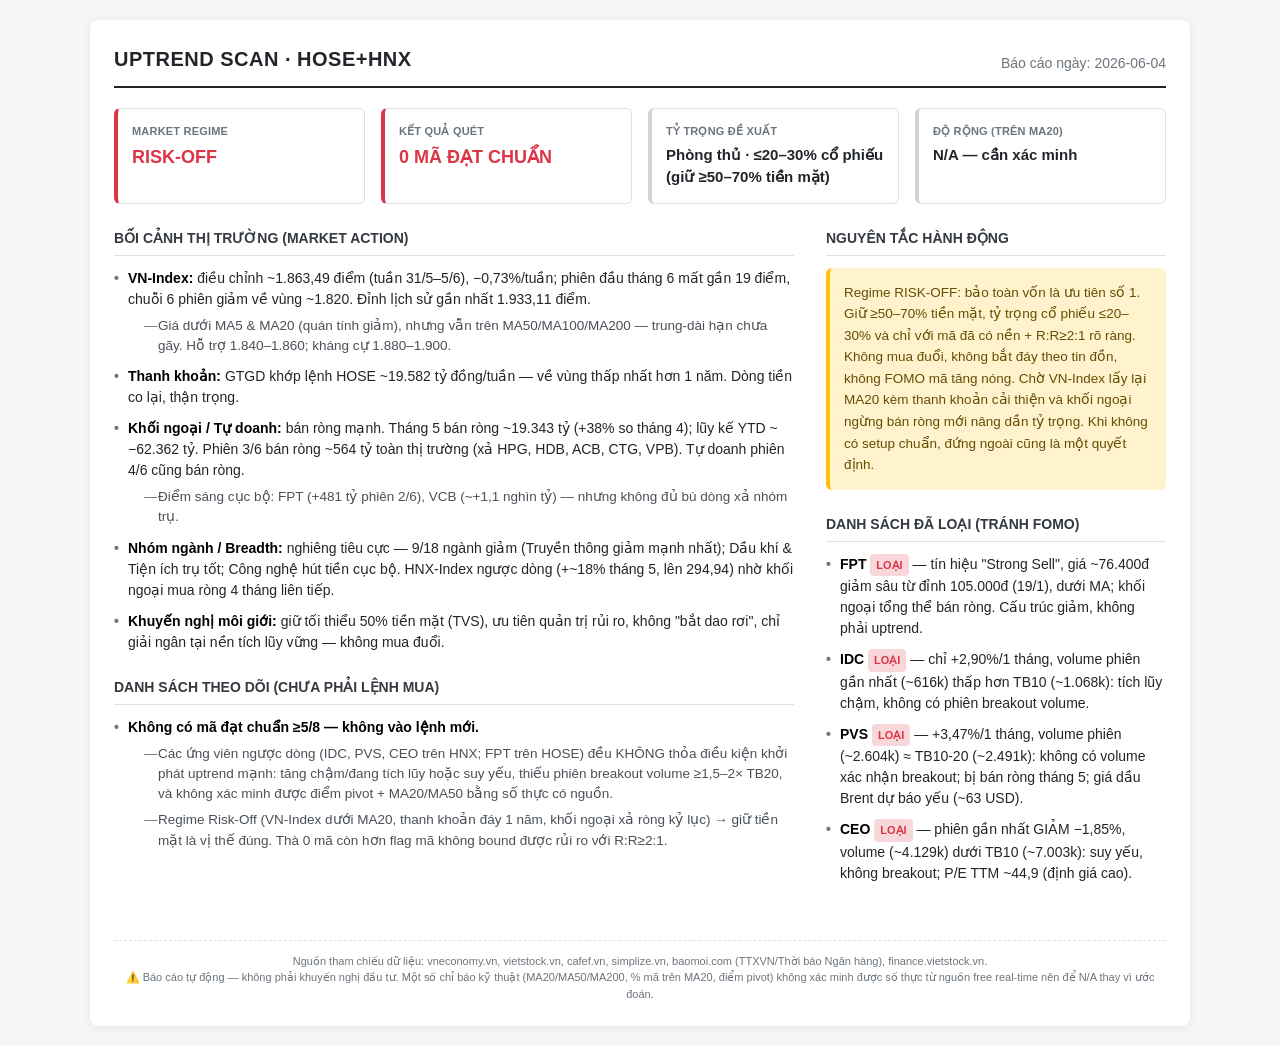
<file: data/uptrend-scan-2026-06-04.html>
<!DOCTYPE html>
<html lang="vi">
	<head>
		<meta charset="UTF-8">
			<meta name="viewport" content="width=device-width, initial-scale=1.0, maximum-scale=1.0, user-scalable=no">
				<title>Uptrend Scan Dashboard - VN Equity</title>
				<style>
        :root {
            --bg-color: #f4f6f8;
            --container-bg: #ffffff;
            --text-main: #212529;
            --text-muted: #6c757d;
            --border-color: #dee2e6;
            --danger-color: #dc3545;
            --warning-color: #ffc107;
            --success-color: #198754;
            --link-color: #0d6efd;
            --active-bg: #e8f0fe;
        }

        * { box-sizing: border-box; margin: 0; padding: 0; }

        body {
            font-family: -apple-system, BlinkMacSystemFont, "Segoe UI", Roboto, Helvetica, Arial, sans-serif;
            background-color: var(--bg-color);
            color: var(--text-main);
            line-height: 1.5;
            padding: 20px;
            -webkit-font-smoothing: antialiased;
        }

        .container {
            max-width: 1100px;
            margin: 0 auto;
            background: var(--container-bg);
            padding: 24px;
            border-radius: 8px;
            box-shadow: 0 2px 8px rgba(0,0,0,0.08);
        }

        /* Header */
        .header {
            border-bottom: 2px solid var(--text-main);
            padding-bottom: 12px;
            margin-bottom: 20px;
            display: flex;
            justify-content: space-between;
            align-items: flex-end;
        }
        .header h1 { font-size: 20px; font-weight: 700; text-transform: uppercase; letter-spacing: 0.5px; }
        .header .date { font-size: 14px; color: var(--text-muted); font-weight: 500; }

        /* Khối trạng thái thị trường nhanh */
        .summary-widgets {
            display: grid;
            grid-template-columns: repeat(4, 1fr);
            gap: 16px;
            margin-bottom: 24px;
        }
        .widget {
            border: 1px solid var(--border-color);
            padding: 14px;
            border-radius: 6px;
            background: #fff;
        }
        .widget-title { font-size: 11px; text-transform: uppercase; color: var(--text-muted); font-weight: 600; margin-bottom: 4px; letter-spacing: 0.2px;}
        .widget-value { font-size: 18px; font-weight: 700; }
        .text-danger { color: var(--danger-color); }

        /* Bố cục chính chi tiết */
        .grid-layout {
            display: grid;
            grid-template-columns: 2fr 1fr;
            gap: 32px;
            margin-bottom: 32px;
        }

        section { margin-bottom: 24px; }
        h2 { font-size: 14px; text-transform: uppercase; border-bottom: 1px solid var(--border-color); padding-bottom: 6px; margin-bottom: 12px; font-weight: 700; color: #343a40;}

        /* List hiển thị thông tin */
        .info-list { list-style: none; }
        .info-list li { font-size: 14px; margin-bottom: 10px; position: relative; padding-left: 14px; }
        .info-list li::before { content: "•"; position: absolute; left: 0; color: var(--text-muted); font-weight: bold;}
        .info-list li strong { font-weight: 600; color: #000; }

        .sub-list { list-style: none; margin-left: 16px; margin-top: 6px; }
        .sub-list li { font-size: 13.5px; color: #495057; margin-bottom: 6px;}
        .sub-list li::before { content: "—"; font-weight: normal; }

        /* Principle Alert */
        .alert-box {
            font-size: 13.5px;
            background: #fff3cd;
            padding: 14px;
            border-radius: 6px;
            border-left: 4px solid var(--warning-color);
            color: #664d03;
            line-height: 1.6;
        }

        /* Badge định dạng */
        .badge {
            display: inline-block;
            padding: 3px 6px;
            font-size: 11px;
            font-weight: 700;
            border-radius: 4px;
            text-transform: uppercase;
        }
        .badge-danger { background-color: #f8d7da; color: var(--danger-color); }
        .badge-dark { background-color: #e2e3e5; color: #383d41; }
        .badge-success { background-color: #d1e7dd; color: var(--success-color); }

        /* Khu vực Lưu trữ / Bảng dữ liệu */
        .archive-section {
            border-top: 2px solid var(--border-color);
            padding-top: 24px;
        }
        .table-responsive {
            width: 100%;
            overflow-x: auto;
            -webkit-overflow-scrolling: touch;
            margin-top: 12px;
            border: 1px solid var(--border-color);
            border-radius: 6px;
        }
        .archive-table {
            width: 100%;
            border-collapse: collapse;
            font-size: 13px;
            min-width: 600px; /* Force scroll trên mobile nếu nhỏ hơn */
        }
        .archive-table th, .archive-table td {
            border-bottom: 1px solid var(--border-color);
            padding: 12px;
            text-align: left;
            vertical-align: middle;
        }
        .archive-table th { background-color: #f8f9fa; font-weight: 600; color: #495057; white-space: nowrap;}
        .archive-table td.nowrap { white-space: nowrap; }
        .archive-table tbody tr { cursor: pointer; transition: background-color 0.2s; }
        .archive-table tbody tr:hover { background-color: #f1f3f5; }
        .archive-table tbody tr.active { background-color: var(--active-bg); }
        .archive-table tbody tr:last-child td { border-bottom: none; }

        /* Phân trang */
        .pagination-container {
            display: flex;
            justify-content: space-between;
            align-items: center;
            margin-top: 16px;
        }
        .page-info { font-size: 12px; color: var(--text-muted); }
        .pagination {
            display: flex;
            gap: 4px;
        }
        .page-btn {
            padding: 6px 12px;
            border: 1px solid var(--border-color);
            background: #fff;
            font-size: 13px;
            cursor: pointer;
            border-radius: 4px;
            font-weight: 500;
        }
        .page-btn.active {
            background-color: var(--text-main);
            color: #fff;
            border-color: var(--text-main);
        }
        .page-btn:disabled { color: #adb5bd; cursor:not-allowed; background: #f8f9fa;}

        .source-footer {
            font-size: 11px;
            color: var(--text-muted);
            margin-top: 24px;
            text-align: center;
            border-top: 1px dashed var(--border-color);
            padding-top: 12px;
        }

        /* ========================================= */
        /* CSS CHO MOBILE (iPhone 13 Mini & tương đương) */
        /* ========================================= */
        @media (max-width: 768px) {
            body { padding: 10px; }
            .container { padding: 16px; }

            /* Header stack */
            .header { flex-direction: column; align-items: flex-start; gap: 4px; padding-bottom: 10px;}
            .header h1 { font-size: 17px; }

            /* Widget lưới 2x2 cho màn hình nhỏ */
            .summary-widgets { grid-template-columns: repeat(2, 1fr); gap: 10px; }
            .widget { padding: 10px; }
            .widget-title { font-size: 10px; }
            .widget-value { font-size: 15px !important; } /* Ghi đè inline style */

            /* Layout cột thành 1 dọc */
            .grid-layout { grid-template-columns: 1fr; gap: 24px; }

            h2 { font-size: 13px; }
            .info-list li { font-size: 13.5px; margin-bottom: 12px;}

            /* Table responsive padding */
            .archive-table th, .archive-table td { padding: 10px 8px; }

            /* Pagination mobile */
            .pagination-container { flex-direction: column; gap: 12px; align-items: stretch; }
            .page-info { text-align: center; }
            .pagination { justify-content: center; }
        }
    </style>
			</head>
			<body>
				<div class="container">
					<!-- HEADER -->
					<div class="header">
						<div>
							<h1 id="view-title">UPTREND SCAN · HOSE+HNX</h1>
						</div>
						<div class="date" id="view-date">Báo cáo ngày: 2026-06-04</div>
					</div>
					<!-- KHỐI TRẠNG THÁI NHANH -->
					<div class="summary-widgets">
						<div class="widget" id="widget-regime" style="border-left: 4px solid var(--danger-color);">
							<div class="widget-title">Market Regime</div>
							<div class="widget-value text-danger" id="view-regime">RISK-OFF</div>
						</div>
						<div class="widget" id="widget-passed" style="border-left: 4px solid var(--danger-color);">
							<div class="widget-title">Kết quả Quét</div>
							<div class="widget-value text-danger" id="view-passed">0 MÃ ĐẠT CHUẨN</div>
						</div>
						<div class="widget" style="border-left: 4px solid #ced4da;">
							<div class="widget-title">Tỷ trọng đề xuất</div>
							<div class="widget-value" id="view-allocation" style="font-size: 15px;">Phòng thủ · ≤20–30% cổ phiếu (giữ ≥50–70% tiền mặt)</div>
						</div>
						<div class="widget" style="border-left: 4px solid #ced4da;">
							<div class="widget-title">Độ rộng (Trên MA20)</div>
							<div class="widget-value" id="view-breadth" style="font-size: 15px;">N/A — cần xác minh</div>
						</div>
					</div>
					<!-- CHI TIẾT NỘI DUNG -->
					<div id="detail-content-area">
						<div class="grid-layout">
							<!-- CỘT TRÁI -->
							<div>
								<section>
									<h2>Bối cảnh Thị trường (Market Action)</h2>
									<ul class="info-list" id="view-market-action">
										<li><strong>VN-Index:</strong> điều chỉnh ~1.863,49 điểm (tuần 31/5–5/6), −0,73%/tuần; phiên đầu tháng 6 mất gần 19 điểm, chuỗi 6 phiên giảm về vùng ~1.820. Đỉnh lịch sử gần nhất 1.933,11 điểm.
											<ul class="sub-list">
												<li>Giá dưới MA5 &amp; MA20 (quán tính giảm), nhưng vẫn trên MA50/MA100/MA200 — trung-dài hạn chưa gãy. Hỗ trợ 1.840–1.860; kháng cự 1.880–1.900.</li>
											</ul>
										</li>
										<li><strong>Thanh khoản:</strong> GTGD khớp lệnh HOSE ~19.582 tỷ đồng/tuần — về vùng thấp nhất hơn 1 năm. Dòng tiền co lại, thận trọng.</li>
										<li><strong>Khối ngoại / Tự doanh:</strong> bán ròng mạnh. Tháng 5 bán ròng ~19.343 tỷ (+38% so tháng 4); lũy kế YTD ~ −62.362 tỷ. Phiên 3/6 bán ròng ~564 tỷ toàn thị trường (xả HPG, HDB, ACB, CTG, VPB). Tự doanh phiên 4/6 cũng bán ròng.
											<ul class="sub-list">
												<li>Điểm sáng cục bộ: FPT (+481 tỷ phiên 2/6), VCB (~+1,1 nghìn tỷ) — nhưng không đủ bù dòng xả nhóm trụ.</li>
											</ul>
										</li>
										<li><strong>Nhóm ngành / Breadth:</strong> nghiêng tiêu cực — 9/18 ngành giảm (Truyền thông giảm mạnh nhất); Dầu khí &amp; Tiện ích trụ tốt; Công nghệ hút tiền cục bộ. HNX-Index ngược dòng (+~18% tháng 5, lên 294,94) nhờ khối ngoại mua ròng 4 tháng liên tiếp.</li>
										<li><strong>Khuyến nghị môi giới:</strong> giữ tối thiểu 50% tiền mặt (TVS), ưu tiên quản trị rủi ro, không "bắt dao rơi", chỉ giải ngân tại nền tích lũy vững — không mua đuổi.</li>
									</ul>
								</section>
								<section>
									<h2>Danh sách Theo dõi (Chưa phải lệnh mua)</h2>
									<ul class="info-list" id="view-watchlist">
										<li><strong>Không có mã đạt chuẩn ≥5/8 — không vào lệnh mới.</strong>
											<ul class="sub-list">
												<li>Các ứng viên ngược dòng (IDC, PVS, CEO trên HNX; FPT trên HOSE) đều KHÔNG thỏa điều kiện khởi phát uptrend mạnh: tăng chậm/đang tích lũy hoặc suy yếu, thiếu phiên breakout volume ≥1,5–2× TB20, và không xác minh được điểm pivot + MA20/MA50 bằng số thực có nguồn.</li>
												<li>Regime Risk-Off (VN-Index dưới MA20, thanh khoản đáy 1 năm, khối ngoại xả ròng kỷ lục) → giữ tiền mặt là vị thế đúng. Thà 0 mã còn hơn flag mã không bound được rủi ro với R:R≥2:1.</li>
											</ul>
										</li>
									</ul>
								</section>
							</div>
							<!-- CỘT PHẢI -->
							<div>
								<section>
									<h2>Nguyên tắc Hành động</h2>
									<div class="alert-box" id="view-principle">
										Regime RISK-OFF: bảo toàn vốn là ưu tiên số 1. Giữ ≥50–70% tiền mặt, tỷ trọng cổ phiếu ≤20–30% và chỉ với mã đã có nền + R:R≥2:1 rõ ràng. Không mua đuổi, không bắt đáy theo tin đồn, không FOMO mã tăng nóng. Chờ VN-Index lấy lại MA20 kèm thanh khoản cải thiện và khối ngoại ngừng bán ròng mới nâng dần tỷ trọng. Khi không có setup chuẩn, đứng ngoài cũng là một quyết định.
									</div>
								</section>
								<section>
									<h2>Danh sách Đã Loại (Tránh FOMO)</h2>
									<ul class="info-list" id="view-eliminated">
										<li><strong>FPT</strong> <span class="badge badge-danger">LOẠI</span> — tín hiệu "Strong Sell", giá ~76.400đ giảm sâu từ đỉnh 105.000đ (19/1), dưới MA; khối ngoại tổng thể bán ròng. Cấu trúc giảm, không phải uptrend.</li>
										<li><strong>IDC</strong> <span class="badge badge-danger">LOẠI</span> — chỉ +2,90%/1 tháng, volume phiên gần nhất (~616k) thấp hơn TB10 (~1.068k): tích lũy chậm, không có phiên breakout volume.</li>
										<li><strong>PVS</strong> <span class="badge badge-danger">LOẠI</span> — +3,47%/1 tháng, volume phiên (~2.604k) ≈ TB10-20 (~2.491k): không có volume xác nhận breakout; bị bán ròng tháng 5; giá dầu Brent dự báo yếu (~63 USD).</li>
										<li><strong>CEO</strong> <span class="badge badge-danger">LOẠI</span> — phiên gần nhất GIẢM −1,85%, volume (~4.129k) dưới TB10 (~7.003k): suy yếu, không breakout; P/E TTM ~44,9 (định giá cao).</li>
									</ul>
								</section>
							</div>
						</div>
					</div>
					<div class="source-footer">
            Nguồn tham chiếu dữ liệu: vneconomy.vn, vietstock.vn, cafef.vn, simplize.vn, baomoi.com (TTXVN/Thời báo Ngân hàng), finance.vietstock.vn. <br>
            ⚠️ Báo cáo tự động — không phải khuyến nghị đầu tư. Một số chỉ báo kỹ thuật (MA20/MA50/MA200, % mã trên MA20, điểm pivot) không xác minh được số thực từ nguồn free real-time nên để N/A thay vì ước đoán.
        </div>
					</div>
				</div>
			</body>
		</html>
</file>
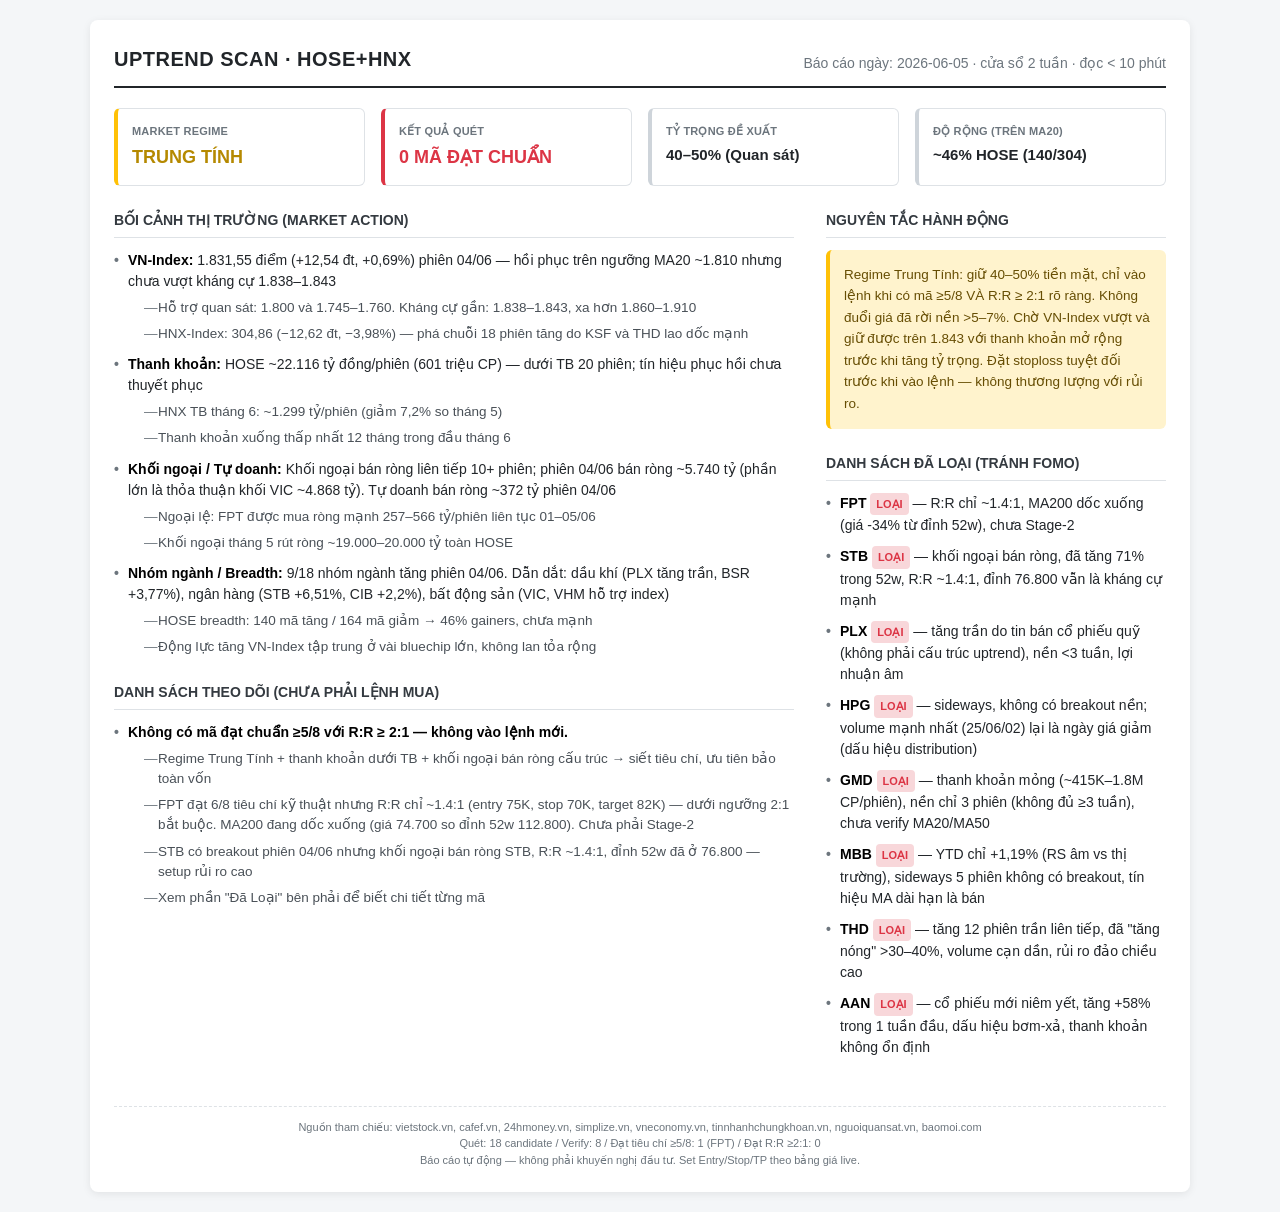
<file: data/uptrend-scan-2026-06-05.html>
<!DOCTYPE html>
<html lang="vi">
<head>
<meta charset="UTF-8">
<meta name="viewport" content="width=device-width, initial-scale=1.0">
<title>Uptrend Scan Dashboard - VN Equity</title>
<style>
    :root {
        --bg-color: #f4f6f8;
        --container-bg: #ffffff;
        --text-main: #212529;
        --text-muted: #6c757d;
        --border-color: #dee2e6;
        --danger-color: #dc3545;
        --warning-color: #ffc107;
        --success-color: #198754;
        --active-bg: #e8f0fe;
    }
    * { box-sizing: border-box; margin: 0; padding: 0; }
    body {
        font-family: -apple-system, BlinkMacSystemFont, "Segoe UI", Roboto, Helvetica, Arial, sans-serif;
        background-color: var(--bg-color);
        color: var(--text-main);
        line-height: 1.5;
        padding: 20px;
        -webkit-font-smoothing: antialiased;
    }
    .container {
        max-width: 1100px;
        margin: 0 auto;
        background: var(--container-bg);
        padding: 24px;
        border-radius: 8px;
        box-shadow: 0 2px 8px rgba(0,0,0,0.08);
    }
    .header {
        border-bottom: 2px solid var(--text-main);
        padding-bottom: 12px;
        margin-bottom: 20px;
        display: flex;
        justify-content: space-between;
        align-items: flex-end;
    }
    .header h1 { font-size: 20px; font-weight: 700; text-transform: uppercase; letter-spacing: 0.5px; }
    .header .date { font-size: 14px; color: var(--text-muted); font-weight: 500; }
    .summary-widgets {
        display: grid;
        grid-template-columns: repeat(4, 1fr);
        gap: 16px;
        margin-bottom: 24px;
    }
    .widget { border: 1px solid var(--border-color); padding: 14px; border-radius: 6px; background: #fff; }
    .widget-title { font-size: 11px; text-transform: uppercase; color: var(--text-muted); font-weight: 600; margin-bottom: 4px; letter-spacing: 0.2px; }
    .widget-value { font-size: 18px; font-weight: 700; }
    .text-danger { color: var(--danger-color); }
    .text-warning { color: #b58900; }
    .text-success { color: var(--success-color); }
    .grid-layout {
        display: grid;
        grid-template-columns: 2fr 1fr;
        gap: 32px;
        margin-bottom: 8px;
    }
    section { margin-bottom: 24px; }
    h2 { font-size: 14px; text-transform: uppercase; border-bottom: 1px solid var(--border-color); padding-bottom: 6px; margin-bottom: 12px; font-weight: 700; color: #343a40; }
    .info-list { list-style: none; }
    .info-list li { font-size: 14px; margin-bottom: 10px; position: relative; padding-left: 14px; }
    .info-list li::before { content: "•"; position: absolute; left: 0; color: var(--text-muted); font-weight: bold; }
    .info-list li strong { font-weight: 600; color: #000; }
    .sub-list { list-style: none; margin-left: 16px; margin-top: 6px; }
    .sub-list li { font-size: 13.5px; color: #495057; margin-bottom: 6px; }
    .sub-list li::before { content: "—"; font-weight: normal; }
    .alert-box {
        font-size: 13.5px;
        background: #fff3cd;
        padding: 14px;
        border-radius: 6px;
        border-left: 4px solid var(--warning-color);
        color: #664d03;
        line-height: 1.6;
    }
    .badge {
        display: inline-block;
        padding: 3px 6px;
        font-size: 11px;
        font-weight: 700;
        border-radius: 4px;
        text-transform: uppercase;
    }
    .badge-danger { background-color: #f8d7da; color: var(--danger-color); }
    .badge-success { background-color: #d1e7dd; color: var(--success-color); }
    .source-footer {
        font-size: 11px;
        color: var(--text-muted);
        margin-top: 24px;
        text-align: center;
        border-top: 1px dashed var(--border-color);
        padding-top: 12px;
    }
    @media (max-width: 768px) {
        body { padding: 10px; }
        .container { padding: 16px; }
        .header { flex-direction: column; align-items: flex-start; gap: 4px; padding-bottom: 10px; }
        .header h1 { font-size: 17px; }
        .summary-widgets { grid-template-columns: repeat(2, 1fr); gap: 10px; }
        .widget { padding: 10px; }
        .widget-title { font-size: 10px; }
        .widget-value { font-size: 15px !important; }
        .grid-layout { grid-template-columns: 1fr; gap: 24px; }
        h2 { font-size: 13px; }
        .info-list li { font-size: 13.5px; margin-bottom: 12px; }
    }
</style>
</head>
<body>
<div class="container">

	<!-- HEADER -->
	<div class="header">
		<div><h1 id="view-title">UPTREND SCAN · HOSE+HNX</h1></div>
		<div class="date" id="view-date">Báo cáo ngày: 2026-06-05 · cửa sổ 2 tuần · đọc &lt; 10 phút</div>
	</div>

	<!-- KHỐI TRẠNG THÁI NHANH -->
	<div class="summary-widgets">
		<div class="widget" id="widget-regime" style="border-left: 4px solid #ffc107;">
			<div class="widget-title">Market Regime</div>
			<div class="widget-value text-warning" id="view-regime">TRUNG TÍNH</div>
		</div>
		<div class="widget" id="widget-passed" style="border-left: 4px solid var(--danger-color);">
			<div class="widget-title">Kết quả Quét</div>
			<div class="widget-value text-danger" id="view-passed">0 MÃ ĐẠT CHUẨN</div>
		</div>
		<div class="widget" style="border-left: 4px solid #ced4da;">
			<div class="widget-title">Tỷ trọng đề xuất</div>
			<div class="widget-value" id="view-allocation" style="font-size: 15px;">40–50% (Quan sát)</div>
		</div>
		<div class="widget" style="border-left: 4px solid #ced4da;">
			<div class="widget-title">Độ rộng (Trên MA20)</div>
			<div class="widget-value" id="view-breadth" style="font-size: 15px;">~46% HOSE (140/304)</div>
		</div>
	</div>

	<!-- CHI TIẾT NỘI DUNG -->
	<div class="grid-layout">
		<!-- CỘT TRÁI -->
		<div>
			<section>
				<h2>Bối cảnh Thị trường (Market Action)</h2>
				<ul class="info-list" id="view-market-action">
					<li><strong>VN-Index:</strong> 1.831,55 điểm (+12,54 đt, +0,69%) phiên 04/06 — hồi phục trên ngưỡng MA20 ~1.810 nhưng chưa vượt kháng cự 1.838–1.843
						<ul class="sub-list">
							<li>Hỗ trợ quan sát: 1.800 và 1.745–1.760. Kháng cự gần: 1.838–1.843, xa hơn 1.860–1.910</li>
							<li>HNX-Index: 304,86 (−12,62 đt, −3,98%) — phá chuỗi 18 phiên tăng do KSF và THD lao dốc mạnh</li>
						</ul>
					</li>
					<li><strong>Thanh khoản:</strong> HOSE ~22.116 tỷ đồng/phiên (601 triệu CP) — dưới TB 20 phiên; tín hiệu phục hồi chưa thuyết phục
						<ul class="sub-list">
							<li>HNX TB tháng 6: ~1.299 tỷ/phiên (giảm 7,2% so tháng 5)</li>
							<li>Thanh khoản xuống thấp nhất 12 tháng trong đầu tháng 6</li>
						</ul>
					</li>
					<li><strong>Khối ngoại / Tự doanh:</strong> Khối ngoại bán ròng liên tiếp 10+ phiên; phiên 04/06 bán ròng ~5.740 tỷ (phần lớn là thỏa thuận khối VIC ~4.868 tỷ). Tự doanh bán ròng ~372 tỷ phiên 04/06
						<ul class="sub-list">
							<li>Ngoại lệ: FPT được mua ròng mạnh 257–566 tỷ/phiên liên tục 01–05/06</li>
							<li>Khối ngoại tháng 5 rút ròng ~19.000–20.000 tỷ toàn HOSE</li>
						</ul>
					</li>
					<li><strong>Nhóm ngành / Breadth:</strong> 9/18 nhóm ngành tăng phiên 04/06. Dẫn dắt: dầu khí (PLX tăng trần, BSR +3,77%), ngân hàng (STB +6,51%, CIB +2,2%), bất động sản (VIC, VHM hỗ trợ index)
						<ul class="sub-list">
							<li>HOSE breadth: 140 mã tăng / 164 mã giảm → 46% gainers, chưa mạnh</li>
							<li>Động lực tăng VN-Index tập trung ở vài bluechip lớn, không lan tỏa rộng</li>
						</ul>
					</li>
				</ul>
			</section>
			<section>
				<h2>Danh sách Theo dõi (Chưa phải lệnh mua)</h2>
				<ul class="info-list" id="view-watchlist">
					<li><strong>Không có mã đạt chuẩn ≥5/8 với R:R ≥ 2:1 — không vào lệnh mới.</strong>
						<ul class="sub-list">
							<li>Regime Trung Tính + thanh khoản dưới TB + khối ngoại bán ròng cấu trúc → siết tiêu chí, ưu tiên bảo toàn vốn</li>
							<li>FPT đạt 6/8 tiêu chí kỹ thuật nhưng R:R chỉ ~1.4:1 (entry 75K, stop 70K, target 82K) — dưới ngưỡng 2:1 bắt buộc. MA200 đang dốc xuống (giá 74.700 so đỉnh 52w 112.800). Chưa phải Stage-2</li>
							<li>STB có breakout phiên 04/06 nhưng khối ngoại bán ròng STB, R:R ~1.4:1, đỉnh 52w đã ở 76.800 — setup rủi ro cao</li>
							<li>Xem phần "Đã Loại" bên phải để biết chi tiết từng mã</li>
						</ul>
					</li>
				</ul>
			</section>
		</div>
		<!-- CỘT PHẢI -->
		<div>
			<section>
				<h2>Nguyên tắc Hành động</h2>
				<div class="alert-box" id="view-principle">
					Regime Trung Tính: giữ 40–50% tiền mặt, chỉ vào lệnh khi có mã ≥5/8 VÀ R:R ≥ 2:1 rõ ràng. Không đuổi giá đã rời nền &gt;5–7%. Chờ VN-Index vượt và giữ được trên 1.843 với thanh khoản mở rộng trước khi tăng tỷ trọng. Đặt stoploss tuyệt đối trước khi vào lệnh — không thương lượng với rủi ro.
				</div>
			</section>
			<section>
				<h2>Danh sách Đã Loại (Tránh FOMO)</h2>
				<ul class="info-list" id="view-eliminated">
					<li><strong>FPT</strong> <span class="badge badge-danger">LOẠI</span> — R:R chỉ ~1.4:1, MA200 dốc xuống (giá -34% từ đỉnh 52w), chưa Stage-2</li>
					<li><strong>STB</strong> <span class="badge badge-danger">LOẠI</span> — khối ngoại bán ròng, đã tăng 71% trong 52w, R:R ~1.4:1, đỉnh 76.800 vẫn là kháng cự mạnh</li>
					<li><strong>PLX</strong> <span class="badge badge-danger">LOẠI</span> — tăng trần do tin bán cổ phiếu quỹ (không phải cấu trúc uptrend), nền &lt;3 tuần, lợi nhuận âm</li>
					<li><strong>HPG</strong> <span class="badge badge-danger">LOẠI</span> — sideways, không có breakout nền; volume mạnh nhất (25/06/02) lại là ngày giá giảm (dấu hiệu distribution)</li>
					<li><strong>GMD</strong> <span class="badge badge-danger">LOẠI</span> — thanh khoản mỏng (~415K–1.8M CP/phiên), nền chỉ 3 phiên (không đủ ≥3 tuần), chưa verify MA20/MA50</li>
					<li><strong>MBB</strong> <span class="badge badge-danger">LOẠI</span> — YTD chỉ +1,19% (RS âm vs thị trường), sideways 5 phiên không có breakout, tín hiệu MA dài hạn là bán</li>
					<li><strong>THD</strong> <span class="badge badge-danger">LOẠI</span> — tăng 12 phiên trần liên tiếp, đã "tăng nóng" &gt;30–40%, volume cạn dần, rủi ro đảo chiều cao</li>
					<li><strong>AAN</strong> <span class="badge badge-danger">LOẠI</span> — cổ phiếu mới niêm yết, tăng +58% trong 1 tuần đầu, dấu hiệu bơm-xả, thanh khoản không ổn định</li>
				</ul>
			</section>
		</div>
	</div>

	<!-- FOOTER -->
	<div class="source-footer">
		Nguồn tham chiếu: vietstock.vn, cafef.vn, 24hmoney.vn, simplize.vn, vneconomy.vn, tinnhanhchungkhoan.vn, nguoiquansat.vn, baomoi.com<br>
		Quét: 18 candidate / Verify: 8 / Đạt tiêu chí ≥5/8: 1 (FPT) / Đạt R:R ≥2:1: 0<br>
		Báo cáo tự động — không phải khuyến nghị đầu tư. Set Entry/Stop/TP theo bảng giá live.
	</div>

</div>
</body>
</html>
</file>
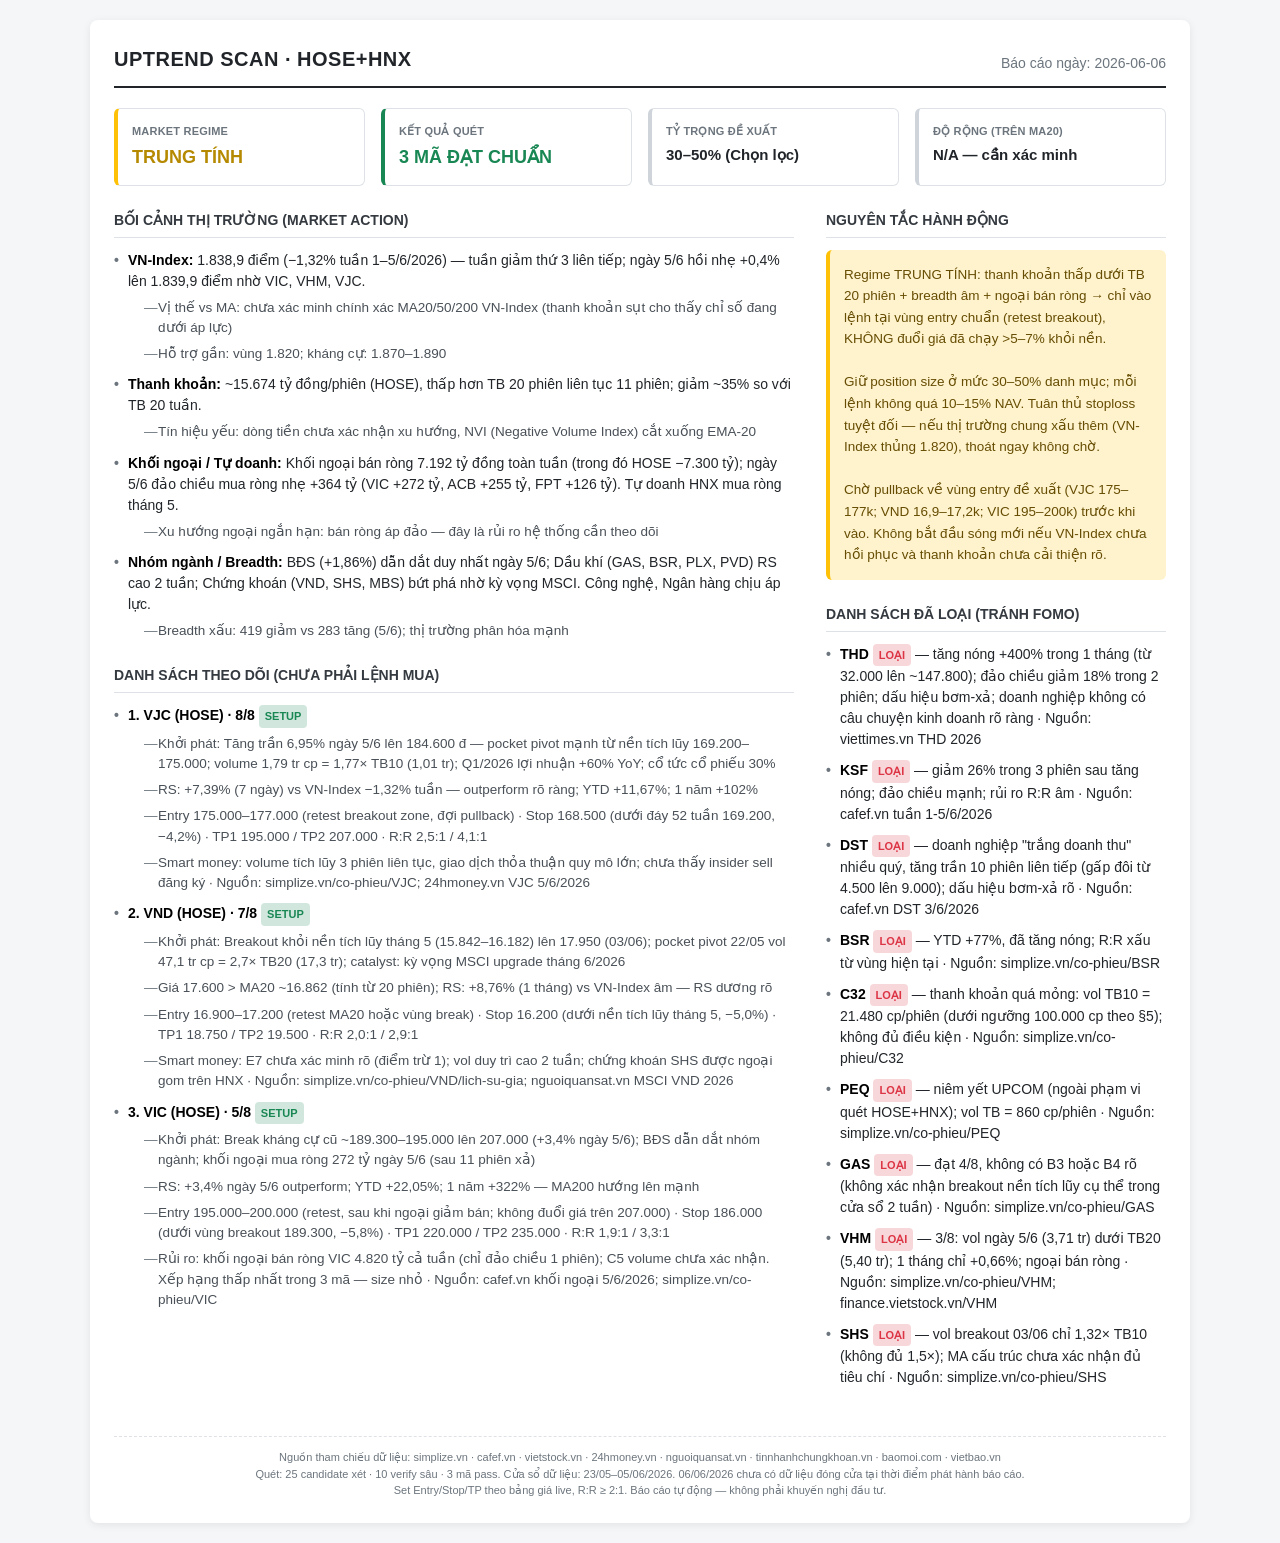
<file: data/uptrend-scan-2026-06-06.html>
<!DOCTYPE html>
<html lang="vi">
<head>
<meta charset="UTF-8">
<meta name="viewport" content="width=device-width, initial-scale=1.0">
<title>Uptrend Scan Dashboard - VN Equity</title>
<style>
    :root {
        --bg-color: #f4f6f8;
        --container-bg: #ffffff;
        --text-main: #212529;
        --text-muted: #6c757d;
        --border-color: #dee2e6;
        --danger-color: #dc3545;
        --warning-color: #ffc107;
        --success-color: #198754;
        --active-bg: #e8f0fe;
    }
    * { box-sizing: border-box; margin: 0; padding: 0; }
    body {
        font-family: -apple-system, BlinkMacSystemFont, "Segoe UI", Roboto, Helvetica, Arial, sans-serif;
        background-color: var(--bg-color);
        color: var(--text-main);
        line-height: 1.5;
        padding: 20px;
        -webkit-font-smoothing: antialiased;
    }
    .container {
        max-width: 1100px;
        margin: 0 auto;
        background: var(--container-bg);
        padding: 24px;
        border-radius: 8px;
        box-shadow: 0 2px 8px rgba(0,0,0,0.08);
    }
    .header {
        border-bottom: 2px solid var(--text-main);
        padding-bottom: 12px;
        margin-bottom: 20px;
        display: flex;
        justify-content: space-between;
        align-items: flex-end;
    }
    .header h1 { font-size: 20px; font-weight: 700; text-transform: uppercase; letter-spacing: 0.5px; }
    .header .date { font-size: 14px; color: var(--text-muted); font-weight: 500; }
    .summary-widgets {
        display: grid;
        grid-template-columns: repeat(4, 1fr);
        gap: 16px;
        margin-bottom: 24px;
    }
    .widget { border: 1px solid var(--border-color); padding: 14px; border-radius: 6px; background: #fff; }
    .widget-title { font-size: 11px; text-transform: uppercase; color: var(--text-muted); font-weight: 600; margin-bottom: 4px; letter-spacing: 0.2px; }
    .widget-value { font-size: 18px; font-weight: 700; }
    .text-danger { color: var(--danger-color); }
    .text-warning { color: #b58900; }
    .text-success { color: var(--success-color); }
    .grid-layout {
        display: grid;
        grid-template-columns: 2fr 1fr;
        gap: 32px;
        margin-bottom: 8px;
    }
    section { margin-bottom: 24px; }
    h2 { font-size: 14px; text-transform: uppercase; border-bottom: 1px solid var(--border-color); padding-bottom: 6px; margin-bottom: 12px; font-weight: 700; color: #343a40; }
    .info-list { list-style: none; }
    .info-list li { font-size: 14px; margin-bottom: 10px; position: relative; padding-left: 14px; }
    .info-list li::before { content: "•"; position: absolute; left: 0; color: var(--text-muted); font-weight: bold; }
    .info-list li strong { font-weight: 600; color: #000; }
    .sub-list { list-style: none; margin-left: 16px; margin-top: 6px; }
    .sub-list li { font-size: 13.5px; color: #495057; margin-bottom: 6px; }
    .sub-list li::before { content: "—"; font-weight: normal; }
    .alert-box {
        font-size: 13.5px;
        background: #fff3cd;
        padding: 14px;
        border-radius: 6px;
        border-left: 4px solid var(--warning-color);
        color: #664d03;
        line-height: 1.6;
    }
    .badge {
        display: inline-block;
        padding: 3px 6px;
        font-size: 11px;
        font-weight: 700;
        border-radius: 4px;
        text-transform: uppercase;
    }
    .badge-danger { background-color: #f8d7da; color: var(--danger-color); }
    .badge-success { background-color: #d1e7dd; color: var(--success-color); }
    .source-footer {
        font-size: 11px;
        color: var(--text-muted);
        margin-top: 24px;
        text-align: center;
        border-top: 1px dashed var(--border-color);
        padding-top: 12px;
    }
    @media (max-width: 768px) {
        body { padding: 10px; }
        .container { padding: 16px; }
        .header { flex-direction: column; align-items: flex-start; gap: 4px; padding-bottom: 10px; }
        .header h1 { font-size: 17px; }
        .summary-widgets { grid-template-columns: repeat(2, 1fr); gap: 10px; }
        .widget { padding: 10px; }
        .widget-title { font-size: 10px; }
        .widget-value { font-size: 15px !important; }
        .grid-layout { grid-template-columns: 1fr; gap: 24px; }
        h2 { font-size: 13px; }
        .info-list li { font-size: 13.5px; margin-bottom: 12px; }
    }
</style>
</head>
<body>
<div class="container">

	<!-- HEADER -->
	<div class="header">
		<div><h1 id="view-title">UPTREND SCAN · HOSE+HNX</h1></div>
		<div class="date" id="view-date">Báo cáo ngày: 2026-06-06</div>
	</div>

	<!-- KHỐI TRẠNG THÁI NHANH -->
	<div class="summary-widgets">
		<div class="widget" id="widget-regime" style="border-left: 4px solid #ffc107;">
			<div class="widget-title">Market Regime</div>
			<div class="widget-value text-warning" id="view-regime">TRUNG TÍNH</div>
		</div>
		<div class="widget" id="widget-passed" style="border-left: 4px solid #198754;">
			<div class="widget-title">Kết quả Quét</div>
			<div class="widget-value text-success" id="view-passed">3 MÃ ĐẠT CHUẨN</div>
		</div>
		<div class="widget" style="border-left: 4px solid #ced4da;">
			<div class="widget-title">Tỷ trọng đề xuất</div>
			<div class="widget-value" id="view-allocation" style="font-size: 15px;">30–50% (Chọn lọc)</div>
		</div>
		<div class="widget" style="border-left: 4px solid #ced4da;">
			<div class="widget-title">Độ rộng (Trên MA20)</div>
			<div class="widget-value" id="view-breadth" style="font-size: 15px;">N/A — cần xác minh</div>
		</div>
	</div>

	<!-- CHI TIẾT NỘI DUNG -->
	<div class="grid-layout">
		<!-- CỘT TRÁI -->
		<div>
			<section>
				<h2>Bối cảnh Thị trường (Market Action)</h2>
				<ul class="info-list" id="view-market-action">
					<li><strong>VN-Index:</strong> 1.838,9 điểm (−1,32% tuần 1–5/6/2026) — tuần giảm thứ 3 liên tiếp; ngày 5/6 hồi nhẹ +0,4% lên 1.839,9 điểm nhờ VIC, VHM, VJC.
						<ul class="sub-list">
							<li>Vị thế vs MA: chưa xác minh chính xác MA20/50/200 VN-Index (thanh khoản sụt cho thấy chỉ số đang dưới áp lực)</li>
							<li>Hỗ trợ gần: vùng 1.820; kháng cự: 1.870–1.890</li>
						</ul>
					</li>
					<li><strong>Thanh khoản:</strong> ~15.674 tỷ đồng/phiên (HOSE), thấp hơn TB 20 phiên liên tục 11 phiên; giảm ~35% so với TB 20 tuần.
						<ul class="sub-list">
							<li>Tín hiệu yếu: dòng tiền chưa xác nhận xu hướng, NVI (Negative Volume Index) cắt xuống EMA-20</li>
						</ul>
					</li>
					<li><strong>Khối ngoại / Tự doanh:</strong> Khối ngoại bán ròng 7.192 tỷ đồng toàn tuần (trong đó HOSE −7.300 tỷ); ngày 5/6 đảo chiều mua ròng nhẹ +364 tỷ (VIC +272 tỷ, ACB +255 tỷ, FPT +126 tỷ). Tự doanh HNX mua ròng tháng 5.
						<ul class="sub-list">
							<li>Xu hướng ngoại ngắn hạn: bán ròng áp đảo — đây là rủi ro hệ thống cần theo dõi</li>
						</ul>
					</li>
					<li><strong>Nhóm ngành / Breadth:</strong> BĐS (+1,86%) dẫn dắt duy nhất ngày 5/6; Dầu khí (GAS, BSR, PLX, PVD) RS cao 2 tuần; Chứng khoán (VND, SHS, MBS) bứt phá nhờ kỳ vọng MSCI. Công nghệ, Ngân hàng chịu áp lực.
						<ul class="sub-list">
							<li>Breadth xấu: 419 giảm vs 283 tăng (5/6); thị trường phân hóa mạnh</li>
						</ul>
					</li>
				</ul>
			</section>
			<section>
				<h2>Danh sách Theo dõi (Chưa phải lệnh mua)</h2>
				<ul class="info-list" id="view-watchlist">
					<li><strong>1. VJC (HOSE) · 8/8</strong> <span class="badge badge-success">SETUP</span>
						<ul class="sub-list">
							<li>Khởi phát: Tăng trần 6,95% ngày 5/6 lên 184.600 đ — pocket pivot mạnh từ nền tích lũy 169.200–175.000; volume 1,79 tr cp = 1,77× TB10 (1,01 tr); Q1/2026 lợi nhuận +60% YoY; cổ tức cổ phiếu 30%</li>
							<li>RS: +7,39% (7 ngày) vs VN-Index −1,32% tuần — outperform rõ ràng; YTD +11,67%; 1 năm +102%</li>
							<li>Entry 175.000–177.000 (retest breakout zone, đợi pullback) · Stop 168.500 (dưới đáy 52 tuần 169.200, −4,2%) · TP1 195.000 / TP2 207.000 · R:R 2,5:1 / 4,1:1</li>
							<li>Smart money: volume tích lũy 3 phiên liên tục, giao dịch thỏa thuận quy mô lớn; chưa thấy insider sell đăng ký · Nguồn: simplize.vn/co-phieu/VJC; 24hmoney.vn VJC 5/6/2026</li>
						</ul>
					</li>
					<li><strong>2. VND (HOSE) · 7/8</strong> <span class="badge badge-success">SETUP</span>
						<ul class="sub-list">
							<li>Khởi phát: Breakout khỏi nền tích lũy tháng 5 (15.842–16.182) lên 17.950 (03/06); pocket pivot 22/05 vol 47,1 tr cp = 2,7× TB20 (17,3 tr); catalyst: kỳ vọng MSCI upgrade tháng 6/2026</li>
							<li>Giá 17.600 &gt; MA20 ~16.862 (tính từ 20 phiên); RS: +8,76% (1 tháng) vs VN-Index âm — RS dương rõ</li>
							<li>Entry 16.900–17.200 (retest MA20 hoặc vùng break) · Stop 16.200 (dưới nền tích lũy tháng 5, −5,0%) · TP1 18.750 / TP2 19.500 · R:R 2,0:1 / 2,9:1</li>
							<li>Smart money: E7 chưa xác minh rõ (điểm trừ 1); vol duy trì cao 2 tuần; chứng khoán SHS được ngoại gom trên HNX · Nguồn: simplize.vn/co-phieu/VND/lich-su-gia; nguoiquansat.vn MSCI VND 2026</li>
						</ul>
					</li>
					<li><strong>3. VIC (HOSE) · 5/8</strong> <span class="badge badge-success">SETUP</span>
						<ul class="sub-list">
							<li>Khởi phát: Break kháng cự cũ ~189.300–195.000 lên 207.000 (+3,4% ngày 5/6); BĐS dẫn dắt nhóm ngành; khối ngoại mua ròng 272 tỷ ngày 5/6 (sau 11 phiên xả)</li>
							<li>RS: +3,4% ngày 5/6 outperform; YTD +22,05%; 1 năm +322% — MA200 hướng lên mạnh</li>
							<li>Entry 195.000–200.000 (retest, sau khi ngoại giảm bán; không đuổi giá trên 207.000) · Stop 186.000 (dưới vùng breakout 189.300, −5,8%) · TP1 220.000 / TP2 235.000 · R:R 1,9:1 / 3,3:1</li>
							<li>Rủi ro: khối ngoại bán ròng VIC 4.820 tỷ cả tuần (chỉ đảo chiều 1 phiên); C5 volume chưa xác nhận. Xếp hạng thấp nhất trong 3 mã — size nhỏ · Nguồn: cafef.vn khối ngoại 5/6/2026; simplize.vn/co-phieu/VIC</li>
						</ul>
					</li>
				</ul>
			</section>
		</div>
		<!-- CỘT PHẢI -->
		<div>
			<section>
				<h2>Nguyên tắc Hành động</h2>
				<div class="alert-box" id="view-principle">
					Regime TRUNG TÍNH: thanh khoản thấp dưới TB 20 phiên + breadth âm + ngoại bán ròng → chỉ vào lệnh tại vùng entry chuẩn (retest breakout), KHÔNG đuổi giá đã chạy &gt;5–7% khỏi nền.<br><br>
					Giữ position size ở mức 30–50% danh mục; mỗi lệnh không quá 10–15% NAV. Tuân thủ stoploss tuyệt đối — nếu thị trường chung xấu thêm (VN-Index thủng 1.820), thoát ngay không chờ.<br><br>
					Chờ pullback về vùng entry đề xuất (VJC 175–177k; VND 16,9–17,2k; VIC 195–200k) trước khi vào. Không bắt đầu sóng mới nếu VN-Index chưa hồi phục và thanh khoản chưa cải thiện rõ.
				</div>
			</section>
			<section>
				<h2>Danh sách Đã Loại (Tránh FOMO)</h2>
				<ul class="info-list" id="view-eliminated">
					<li><strong>THD</strong> <span class="badge badge-danger">LOẠI</span> — tăng nóng +400% trong 1 tháng (từ 32.000 lên ~147.800); đảo chiều giảm 18% trong 2 phiên; dấu hiệu bơm-xả; doanh nghiệp không có câu chuyện kinh doanh rõ ràng · Nguồn: viettimes.vn THD 2026</li>
					<li><strong>KSF</strong> <span class="badge badge-danger">LOẠI</span> — giảm 26% trong 3 phiên sau tăng nóng; đảo chiều mạnh; rủi ro R:R âm · Nguồn: cafef.vn tuần 1-5/6/2026</li>
					<li><strong>DST</strong> <span class="badge badge-danger">LOẠI</span> — doanh nghiệp "trắng doanh thu" nhiều quý, tăng trần 10 phiên liên tiếp (gấp đôi từ 4.500 lên 9.000); dấu hiệu bơm-xả rõ · Nguồn: cafef.vn DST 3/6/2026</li>
					<li><strong>BSR</strong> <span class="badge badge-danger">LOẠI</span> — YTD +77%, đã tăng nóng; R:R xấu từ vùng hiện tại · Nguồn: simplize.vn/co-phieu/BSR</li>
					<li><strong>C32</strong> <span class="badge badge-danger">LOẠI</span> — thanh khoản quá mỏng: vol TB10 = 21.480 cp/phiên (dưới ngưỡng 100.000 cp theo §5); không đủ điều kiện · Nguồn: simplize.vn/co-phieu/C32</li>
					<li><strong>PEQ</strong> <span class="badge badge-danger">LOẠI</span> — niêm yết UPCOM (ngoài phạm vi quét HOSE+HNX); vol TB = 860 cp/phiên · Nguồn: simplize.vn/co-phieu/PEQ</li>
					<li><strong>GAS</strong> <span class="badge badge-danger">LOẠI</span> — đạt 4/8, không có B3 hoặc B4 rõ (không xác nhận breakout nền tích lũy cụ thể trong cửa sổ 2 tuần) · Nguồn: simplize.vn/co-phieu/GAS</li>
					<li><strong>VHM</strong> <span class="badge badge-danger">LOẠI</span> — 3/8: vol ngày 5/6 (3,71 tr) dưới TB20 (5,40 tr); 1 tháng chỉ +0,66%; ngoại bán ròng · Nguồn: simplize.vn/co-phieu/VHM; finance.vietstock.vn/VHM</li>
					<li><strong>SHS</strong> <span class="badge badge-danger">LOẠI</span> — vol breakout 03/06 chỉ 1,32× TB10 (không đủ 1,5×); MA cấu trúc chưa xác nhận đủ tiêu chí · Nguồn: simplize.vn/co-phieu/SHS</li>
				</ul>
			</section>
		</div>
	</div>

	<!-- FOOTER -->
	<div class="source-footer">
		Nguồn tham chiếu dữ liệu: simplize.vn · cafef.vn · vietstock.vn · 24hmoney.vn · nguoiquansat.vn · tinnhanhchungkhoan.vn · baomoi.com · vietbao.vn<br>
		Quét: 25 candidate xét · 10 verify sâu · 3 mã pass. Cửa sổ dữ liệu: 23/05–05/06/2026. 06/06/2026 chưa có dữ liệu đóng cửa tại thời điểm phát hành báo cáo.<br>
		Set Entry/Stop/TP theo bảng giá live, R:R &ge; 2:1. Báo cáo tự động — không phải khuyến nghị đầu tư.
	</div>

</div>
</body>
</html>
</file>
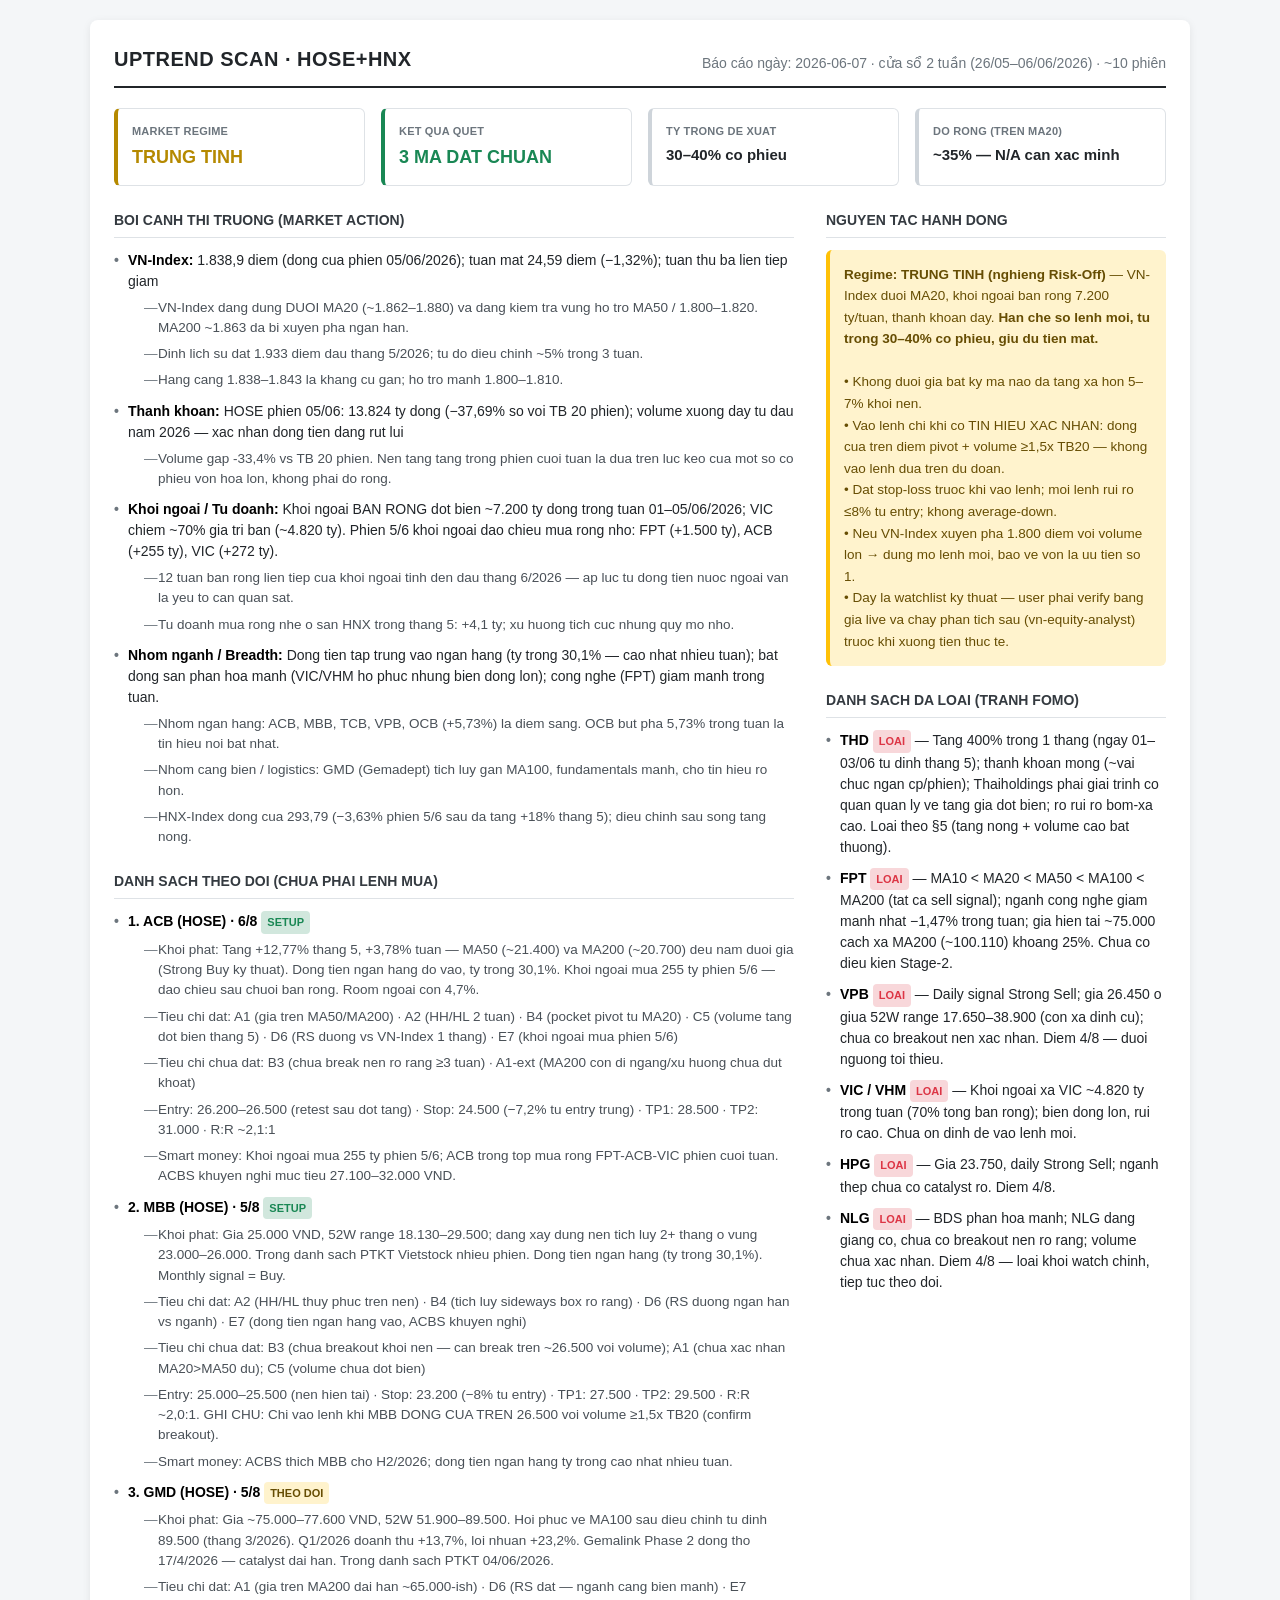
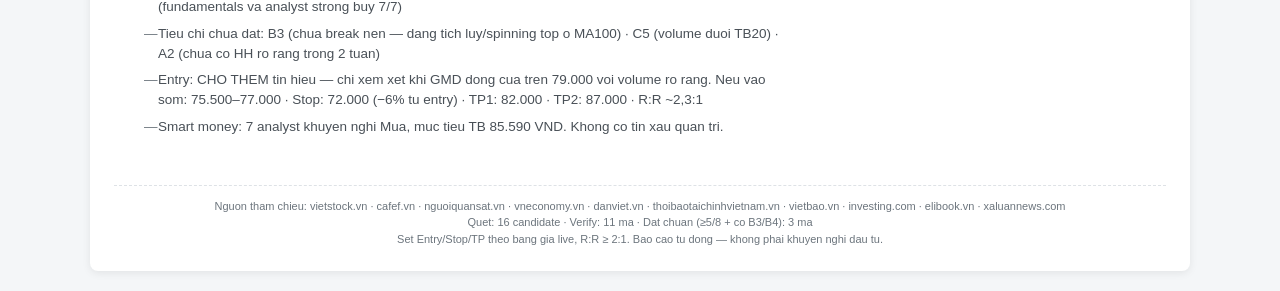
<file: data/uptrend-scan-2026-06-07.html>
<!DOCTYPE html>
<html lang="vi">
<head>
<meta charset="UTF-8">
<meta name="viewport" content="width=device-width, initial-scale=1.0">
<title>Uptrend Scan Dashboard - VN Equity</title>
<style>
    :root {
        --bg-color: #f4f6f8;
        --container-bg: #ffffff;
        --text-main: #212529;
        --text-muted: #6c757d;
        --border-color: #dee2e6;
        --danger-color: #dc3545;
        --warning-color: #ffc107;
        --success-color: #198754;
        --active-bg: #e8f0fe;
    }
    * { box-sizing: border-box; margin: 0; padding: 0; }
    body {
        font-family: -apple-system, BlinkMacSystemFont, "Segoe UI", Roboto, Helvetica, Arial, sans-serif;
        background-color: var(--bg-color);
        color: var(--text-main);
        line-height: 1.5;
        padding: 20px;
        -webkit-font-smoothing: antialiased;
    }
    .container {
        max-width: 1100px;
        margin: 0 auto;
        background: var(--container-bg);
        padding: 24px;
        border-radius: 8px;
        box-shadow: 0 2px 8px rgba(0,0,0,0.08);
    }
    .header {
        border-bottom: 2px solid var(--text-main);
        padding-bottom: 12px;
        margin-bottom: 20px;
        display: flex;
        justify-content: space-between;
        align-items: flex-end;
    }
    .header h1 { font-size: 20px; font-weight: 700; text-transform: uppercase; letter-spacing: 0.5px; }
    .header .date { font-size: 14px; color: var(--text-muted); font-weight: 500; }
    .summary-widgets {
        display: grid;
        grid-template-columns: repeat(4, 1fr);
        gap: 16px;
        margin-bottom: 24px;
    }
    .widget { border: 1px solid var(--border-color); padding: 14px; border-radius: 6px; background: #fff; }
    .widget-title { font-size: 11px; text-transform: uppercase; color: var(--text-muted); font-weight: 600; margin-bottom: 4px; letter-spacing: 0.2px; }
    .widget-value { font-size: 18px; font-weight: 700; }
    .text-danger { color: var(--danger-color); }
    .text-warning { color: #b58900; }
    .text-success { color: var(--success-color); }
    .grid-layout {
        display: grid;
        grid-template-columns: 2fr 1fr;
        gap: 32px;
        margin-bottom: 8px;
    }
    section { margin-bottom: 24px; }
    h2 { font-size: 14px; text-transform: uppercase; border-bottom: 1px solid var(--border-color); padding-bottom: 6px; margin-bottom: 12px; font-weight: 700; color: #343a40; }
    .info-list { list-style: none; }
    .info-list li { font-size: 14px; margin-bottom: 10px; position: relative; padding-left: 14px; }
    .info-list li::before { content: "•"; position: absolute; left: 0; color: var(--text-muted); font-weight: bold; }
    .info-list li strong { font-weight: 600; color: #000; }
    .sub-list { list-style: none; margin-left: 16px; margin-top: 6px; }
    .sub-list li { font-size: 13.5px; color: #495057; margin-bottom: 6px; }
    .sub-list li::before { content: "—"; font-weight: normal; }
    .alert-box {
        font-size: 13.5px;
        background: #fff3cd;
        padding: 14px;
        border-radius: 6px;
        border-left: 4px solid var(--warning-color);
        color: #664d03;
        line-height: 1.6;
    }
    .badge {
        display: inline-block;
        padding: 3px 6px;
        font-size: 11px;
        font-weight: 700;
        border-radius: 4px;
        text-transform: uppercase;
    }
    .badge-danger { background-color: #f8d7da; color: var(--danger-color); }
    .badge-success { background-color: #d1e7dd; color: var(--success-color); }
    .badge-warning { background-color: #fff3cd; color: #664d03; }
    .source-footer {
        font-size: 11px;
        color: var(--text-muted);
        margin-top: 24px;
        text-align: center;
        border-top: 1px dashed var(--border-color);
        padding-top: 12px;
    }
    @media (max-width: 768px) {
        body { padding: 10px; }
        .container { padding: 16px; }
        .header { flex-direction: column; align-items: flex-start; gap: 4px; padding-bottom: 10px; }
        .header h1 { font-size: 17px; }
        .summary-widgets { grid-template-columns: repeat(2, 1fr); gap: 10px; }
        .widget { padding: 10px; }
        .widget-title { font-size: 10px; }
        .widget-value { font-size: 15px !important; }
        .grid-layout { grid-template-columns: 1fr; gap: 24px; }
        h2 { font-size: 13px; }
        .info-list li { font-size: 13.5px; margin-bottom: 12px; }
    }
</style>
</head>
<body>
<div class="container">

	<!-- HEADER -->
	<div class="header">
		<div><h1 id="view-title">UPTREND SCAN · HOSE+HNX</h1></div>
		<div class="date" id="view-date">Báo cáo ngày: 2026-06-07 · cửa sổ 2 tuần (26/05–06/06/2026) · ~10 phiên</div>
	</div>

	<!-- KHỐI TRẠNG THÁI NHANH -->
	<div class="summary-widgets">
		<div class="widget" id="widget-regime" style="border-left: 4px solid #b58900;">
			<div class="widget-title">Market Regime</div>
			<div class="widget-value text-warning" id="view-regime">TRUNG TINH</div>
		</div>
		<div class="widget" id="widget-passed" style="border-left: 4px solid #198754;">
			<div class="widget-title">Ket qua Quet</div>
			<div class="widget-value text-success" id="view-passed">3 MA DAT CHUAN</div>
		</div>
		<div class="widget" style="border-left: 4px solid #ced4da;">
			<div class="widget-title">Ty trong de xuat</div>
			<div class="widget-value" id="view-allocation" style="font-size: 15px;">30–40% co phieu</div>
		</div>
		<div class="widget" style="border-left: 4px solid #ced4da;">
			<div class="widget-title">Do rong (Tren MA20)</div>
			<div class="widget-value" id="view-breadth" style="font-size: 15px;">~35% — N/A can xac minh</div>
		</div>
	</div>

	<!-- CHI TIẾT NỘI DUNG -->
	<div class="grid-layout">
		<!-- CỘT TRÁI -->
		<div>
			<section>
				<h2>Boi canh Thi truong (Market Action)</h2>
				<ul class="info-list" id="view-market-action">
					<li><strong>VN-Index:</strong> 1.838,9 diem (dong cua phien 05/06/2026); tuan mat 24,59 diem (−1,32%); tuan thu ba lien tiep giam
						<ul class="sub-list">
							<li>VN-Index dang dung DUOI MA20 (~1.862–1.880) va dang kiem tra vung ho tro MA50 / 1.800–1.820. MA200 ~1.863 da bi xuyen pha ngan han.</li>
							<li>Dinh lich su dat 1.933 diem dau thang 5/2026; tu do dieu chinh ~5% trong 3 tuan.</li>
							<li>Hang cang 1.838–1.843 la khang cu gan; ho tro manh 1.800–1.810.</li>
						</ul>
					</li>
					<li><strong>Thanh khoan:</strong> HOSE phien 05/06: 13.824 ty dong (−37,69% so voi TB 20 phien); volume xuong day tu dau nam 2026 — xac nhan dong tien dang rut lui
						<ul class="sub-list">
							<li>Volume gap -33,4% vs TB 20 phien. Nen tang tang trong phien cuoi tuan la dua tren luc keo cua mot so co phieu von hoa lon, khong phai do rong.</li>
						</ul>
					</li>
					<li><strong>Khoi ngoai / Tu doanh:</strong> Khoi ngoai BAN RONG dot bien ~7.200 ty dong trong tuan 01–05/06/2026; VIC chiem ~70% gia tri ban (~4.820 ty). Phien 5/6 khoi ngoai dao chieu mua rong nho: FPT (+1.500 ty), ACB (+255 ty), VIC (+272 ty).
						<ul class="sub-list">
							<li>12 tuan ban rong lien tiep cua khoi ngoai tinh den dau thang 6/2026 — ap luc tu dong tien nuoc ngoai van la yeu to can quan sat.</li>
							<li>Tu doanh mua rong nhe o san HNX trong thang 5: +4,1 ty; xu huong tich cuc nhung quy mo nho.</li>
						</ul>
					</li>
					<li><strong>Nhom nganh / Breadth:</strong> Dong tien tap trung vao ngan hang (ty trong 30,1% — cao nhat nhieu tuan); bat dong san phan hoa manh (VIC/VHM ho phuc nhung bien dong lon); cong nghe (FPT) giam manh trong tuan.
						<ul class="sub-list">
							<li>Nhom ngan hang: ACB, MBB, TCB, VPB, OCB (+5,73%) la diem sang. OCB but pha 5,73% trong tuan la tin hieu noi bat nhat.</li>
							<li>Nhom cang bien / logistics: GMD (Gemadept) tich luy gan MA100, fundamentals manh, cho tin hieu ro hon.</li>
							<li>HNX-Index dong cua 293,79 (−3,63% phien 5/6 sau da tang +18% thang 5); dieu chinh sau song tang nong.</li>
						</ul>
					</li>
				</ul>
			</section>
			<section>
				<h2>Danh sach Theo doi (Chua phai lenh mua)</h2>
				<ul class="info-list" id="view-watchlist">
					<li><strong>1. ACB (HOSE) · 6/8</strong> <span class="badge badge-success">SETUP</span>
						<ul class="sub-list">
							<li>Khoi phat: Tang +12,77% thang 5, +3,78% tuan — MA50 (~21.400) va MA200 (~20.700) deu nam duoi gia (Strong Buy ky thuat). Dong tien ngan hang do vao, ty trong 30,1%. Khoi ngoai mua 255 ty phien 5/6 — dao chieu sau chuoi ban rong. Room ngoai con 4,7%.</li>
							<li>Tieu chi dat: A1 (gia tren MA50/MA200) · A2 (HH/HL 2 tuan) · B4 (pocket pivot tu MA20) · C5 (volume tang dot bien thang 5) · D6 (RS duong vs VN-Index 1 thang) · E7 (khoi ngoai mua phien 5/6)</li>
							<li>Tieu chi chua dat: B3 (chua break nen ro rang ≥3 tuan) · A1-ext (MA200 con di ngang/xu huong chua dut khoat)</li>
							<li>Entry: 26.200–26.500 (retest sau dot tang) · Stop: 24.500 (−7,2% tu entry trung) · TP1: 28.500 · TP2: 31.000 · R:R ~2,1:1</li>
							<li>Smart money: Khoi ngoai mua 255 ty phien 5/6; ACB trong top mua rong FPT-ACB-VIC phien cuoi tuan. ACBS khuyen nghi muc tieu 27.100–32.000 VND.</li>
						</ul>
					</li>
					<li><strong>2. MBB (HOSE) · 5/8</strong> <span class="badge badge-success">SETUP</span>
						<ul class="sub-list">
							<li>Khoi phat: Gia 25.000 VND, 52W range 18.130–29.500; dang xay dung nen tich luy 2+ thang o vung 23.000–26.000. Trong danh sach PTKT Vietstock nhieu phien. Dong tien ngan hang (ty trong 30,1%). Monthly signal = Buy.</li>
							<li>Tieu chi dat: A2 (HH/HL thuy phuc tren nen) · B4 (tich luy sideways box ro rang) · D6 (RS duong ngan han vs nganh) · E7 (dong tien ngan hang vao, ACBS khuyen nghi)</li>
							<li>Tieu chi chua dat: B3 (chua breakout khoi nen — can break tren ~26.500 voi volume); A1 (chua xac nhan MA20>MA50 du); C5 (volume chua dot bien)</li>
							<li>Entry: 25.000–25.500 (nen hien tai) · Stop: 23.200 (−8% tu entry) · TP1: 27.500 · TP2: 29.500 · R:R ~2,0:1. GHI CHU: Chi vao lenh khi MBB DONG CUA TREN 26.500 voi volume ≥1,5x TB20 (confirm breakout).</li>
							<li>Smart money: ACBS thich MBB cho H2/2026; dong tien ngan hang ty trong cao nhat nhieu tuan.</li>
						</ul>
					</li>
					<li><strong>3. GMD (HOSE) · 5/8</strong> <span class="badge badge-warning">THEO DOI</span>
						<ul class="sub-list">
							<li>Khoi phat: Gia ~75.000–77.600 VND, 52W 51.900–89.500. Hoi phuc ve MA100 sau dieu chinh tu dinh 89.500 (thang 3/2026). Q1/2026 doanh thu +13,7%, loi nhuan +23,2%. Gemalink Phase 2 dong tho 17/4/2026 — catalyst dai han. Trong danh sach PTKT 04/06/2026.</li>
							<li>Tieu chi dat: A1 (gia tren MA200 dai han ~65.000-ish) · D6 (RS dat — nganh cang bien manh) · E7 (fundamentals va analyst strong buy 7/7)</li>
							<li>Tieu chi chua dat: B3 (chua break nen — dang tich luy/spinning top o MA100) · C5 (volume duoi TB20) · A2 (chua co HH ro rang trong 2 tuan)</li>
							<li>Entry: CHO THEM tin hieu — chi xem xet khi GMD dong cua tren 79.000 voi volume ro rang. Neu vao som: 75.500–77.000 · Stop: 72.000 (−6% tu entry) · TP1: 82.000 · TP2: 87.000 · R:R ~2,3:1</li>
							<li>Smart money: 7 analyst khuyen nghi Mua, muc tieu TB 85.590 VND. Khong co tin xau quan tri.</li>
						</ul>
					</li>
				</ul>
			</section>
		</div>
		<!-- CỘT PHẢI -->
		<div>
			<section>
				<h2>Nguyen tac Hanh dong</h2>
				<div class="alert-box" id="view-principle">
					<strong>Regime: TRUNG TINH (nghieng Risk-Off)</strong> — VN-Index duoi MA20, khoi ngoai ban rong 7.200 ty/tuan, thanh khoan day. <strong>Han che so lenh moi, tu trong 30–40% co phieu, giu du tien mat.</strong><br><br>
					• Khong duoi gia bat ky ma nao da tang xa hon 5–7% khoi nen.<br>
					• Vao lenh chi khi co TIN HIEU XAC NHAN: dong cua tren diem pivot + volume ≥1,5x TB20 — khong vao lenh dua tren du doan.<br>
					• Dat stop-loss truoc khi vao lenh; moi lenh rui ro ≤8% tu entry; khong average-down.<br>
					• Neu VN-Index xuyen pha 1.800 diem voi volume lon → dung mo lenh moi, bao ve von la uu tien so 1.<br>
					• Day la watchlist ky thuat — user phai verify bang gia live va chay phan tich sau (vn-equity-analyst) truoc khi xuong tien thuc te.
				</div>
			</section>
			<section>
				<h2>Danh sach Da Loai (Tranh FOMO)</h2>
				<ul class="info-list" id="view-eliminated">
					<li><strong>THD</strong> <span class="badge badge-danger">LOAI</span> — Tang 400% trong 1 thang (ngay 01–03/06 tu dinh thang 5); thanh khoan mong (~vai chuc ngan cp/phien); Thaiholdings phai giai trinh co quan quan ly ve tang gia dot bien; ro rui ro bom-xa cao. Loai theo §5 (tang nong + volume cao bat thuong).</li>
					<li><strong>FPT</strong> <span class="badge badge-danger">LOAI</span> — MA10 < MA20 < MA50 < MA100 < MA200 (tat ca sell signal); nganh cong nghe giam manh nhat −1,47% trong tuan; gia hien tai ~75.000 cach xa MA200 (~100.110) khoang 25%. Chua co dieu kien Stage-2.</li>
					<li><strong>VPB</strong> <span class="badge badge-danger">LOAI</span> — Daily signal Strong Sell; gia 26.450 o giua 52W range 17.650–38.900 (con xa dinh cu); chua co breakout nen xac nhan. Diem 4/8 — duoi nguong toi thieu.</li>
					<li><strong>VIC / VHM</strong> <span class="badge badge-danger">LOAI</span> — Khoi ngoai xa VIC ~4.820 ty trong tuan (70% tong ban rong); bien dong lon, rui ro cao. Chua on dinh de vao lenh moi.</li>
					<li><strong>HPG</strong> <span class="badge badge-danger">LOAI</span> — Gia 23.750, daily Strong Sell; nganh thep chua co catalyst ro. Diem 4/8.</li>
					<li><strong>NLG</strong> <span class="badge badge-danger">LOAI</span> — BDS phan hoa manh; NLG dang giang co, chua co breakout nen ro rang; volume chua xac nhan. Diem 4/8 — loai khoi watch chinh, tiep tuc theo doi.</li>
				</ul>
			</section>
		</div>
	</div>

	<!-- FOOTER -->
	<div class="source-footer">
		Nguon tham chieu: vietstock.vn · cafef.vn · nguoiquansat.vn · vneconomy.vn · danviet.vn · thoibaotaichinhvietnam.vn · vietbao.vn · investing.com · elibook.vn · xaluannews.com<br>
		Quet: 16 candidate · Verify: 11 ma · Dat chuan (≥5/8 + co B3/B4): 3 ma<br>
		Set Entry/Stop/TP theo bang gia live, R:R ≥ 2:1. Bao cao tu dong — khong phai khuyen nghi dau tu.
	</div>

</div>
</body>
</html>
</file>
